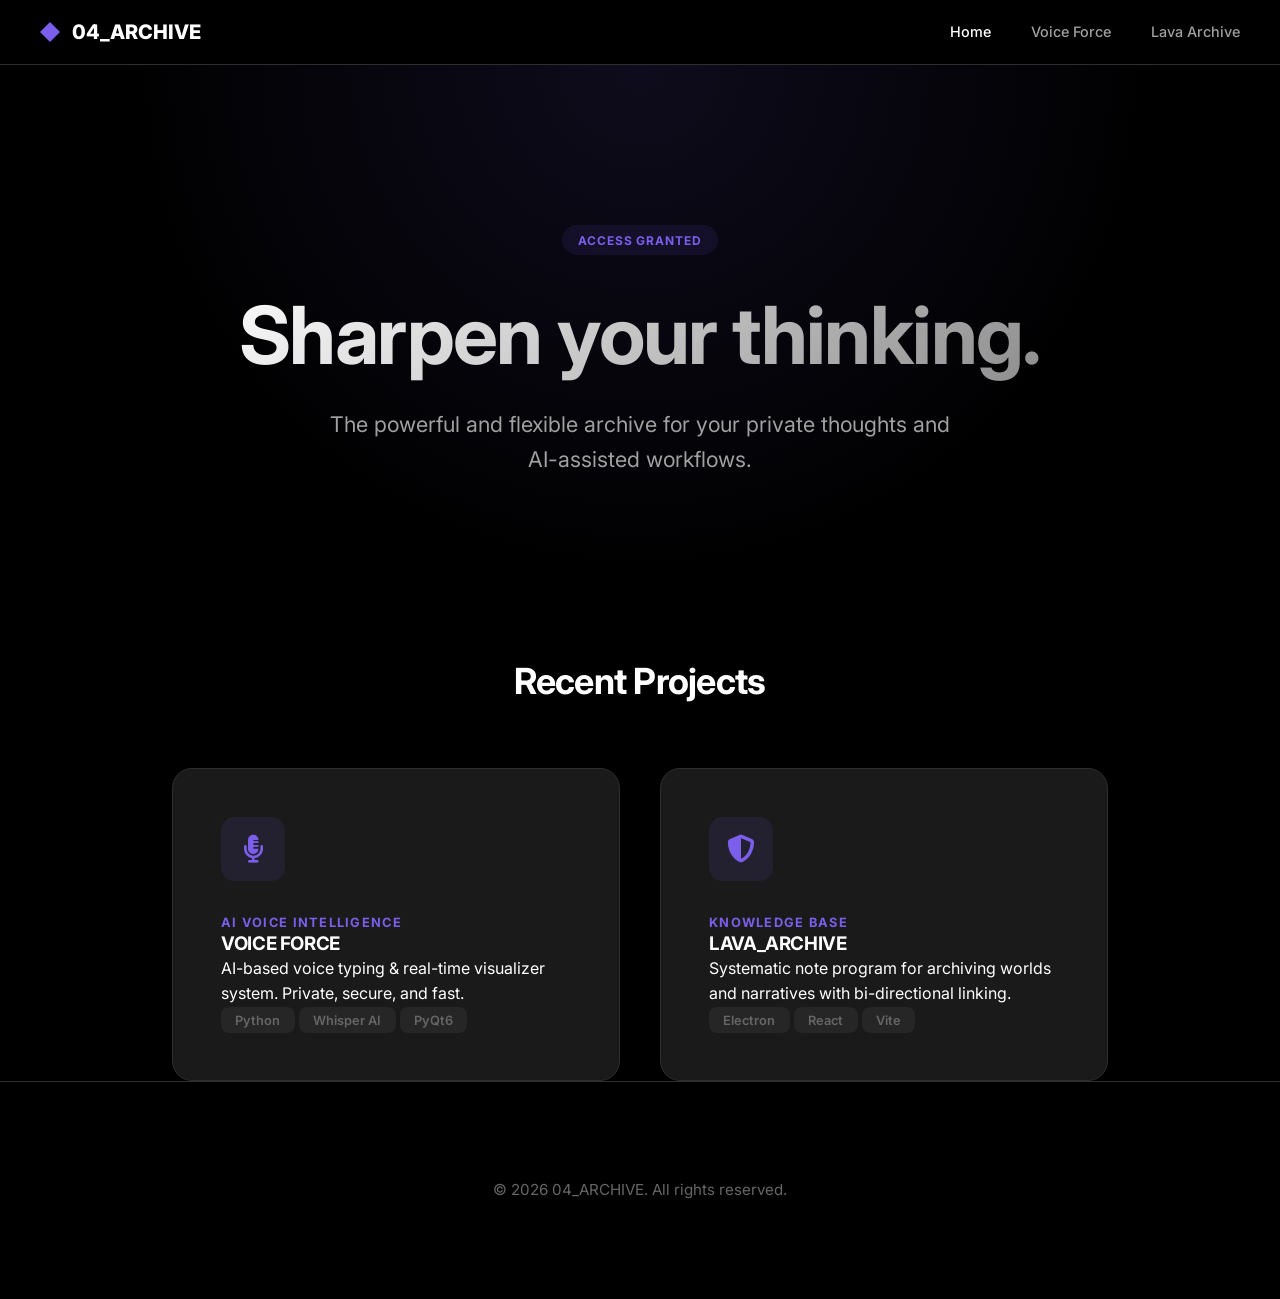
<file: docs/index.html>
﻿<!DOCTYPE html>
<html lang="ko">

<head>
    <meta charset="UTF-8">
    <meta name="viewport" content="width=device-width, initial-scale=1.0">
    <title>04_ARCHIVE | CHOI_CHAN-HO</title>
    <link rel="stylesheet" href="styles.css">
    <link rel="preconnect" href="https://fonts.googleapis.com">
    <link rel="preconnect" href="https://fonts.gstatic.com" crossorigin>
    <link href="https://fonts.googleapis.com/css2?family=Inter:wght@400;500;600;700;800&display=swap" rel="stylesheet">
    <link rel="stylesheet" href="https://cdnjs.cloudflare.com/ajax/libs/font-awesome/6.4.0/css/all.min.css">
</head>

<body>
    <!-- Navbar -->
    <nav class="navbar">
        <a href="index.html" class="logo">04_ARCHIVE</a>
        <div class="nav-links">
            <a href="index.html" class="nav-link active">Home</a>
            <a href="voice.html" class="nav-link">Voice Force</a>
            <a href="note.html" class="nav-link">Lava Archive</a>
        </div>
    </nav>

    <!-- Hero Section -->
    <header class="hero">
        <div class="hero-content">
            <div class="terminal-meta">Access Granted</div>
            <h1>Sharpen your thinking.</h1>
            <p class="hero-subtitle">The powerful and flexible archive for your private thoughts and AI-assisted
                workflows.</p>
        </div>
    </header>

    <!-- Projects Grid -->
    <section class="container">
        <h2>Recent Projects</h2>
        <div class="project-grid">
            <!-- Voice Force Card -->
            <a href="voice.html" class="project-card">
                <div class="card-image">
                    <i class="fas fa-microphone-lines card-icon"></i>
                </div>
                <div class="card-content">
                    <div class="card-meta">AI Voice Intelligence</div>
                    <h3 class="card-title">VOICE FORCE</h3>
                    <p class="card-desc">AI-based voice typing & real-time visualizer system. Private, secure, and fast.
                    </p>
                    <div class="card-tags">
                        <span class="tag">Python</span>
                        <span class="tag">Whisper AI</span>
                        <span class="tag">PyQt6</span>
                    </div>
                </div>
            </a>

            <!-- LAVA_ARCHIVE Card -->
            <a href="note.html" class="project-card">
                <div class="card-image">
                    <i class="fas fa-shield-halved card-icon"></i>
                </div>
                <div class="card-content">
                    <div class="card-meta">Knowledge Base</div>
                    <h3 class="card-title">LAVA_ARCHIVE</h3>
                    <p class="card-desc">Systematic note program for archiving worlds and narratives with bi-directional
                        linking.</p>
                    <div class="card-tags">
                        <span class="tag">Electron</span>
                        <span class="tag">React</span>
                        <span class="tag">Vite</span>
                    </div>
                </div>
            </a>
        </div>
    </section>

    <footer>
        <p>&copy; 2026 04_ARCHIVE. All rights reserved.</p>
    </footer>

    <script src="script.js"></script>
</body>

</html>
</file>
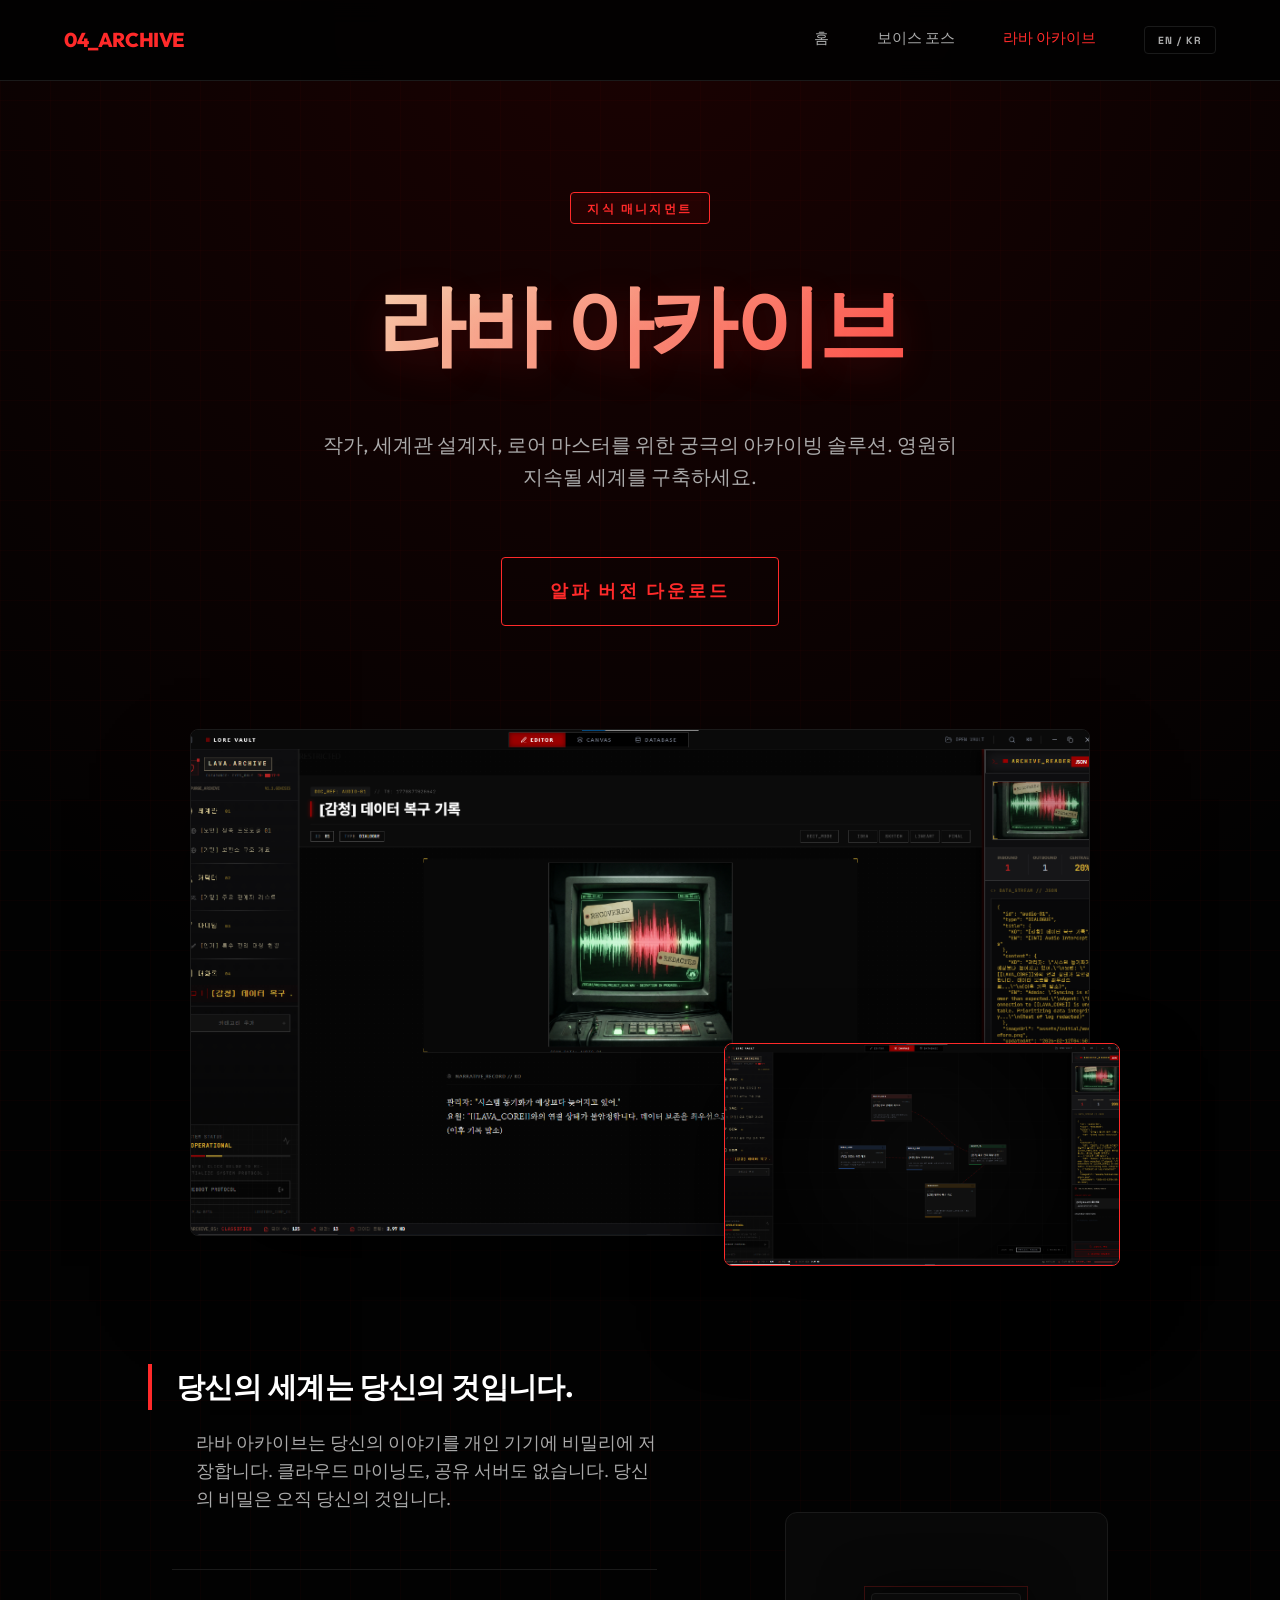
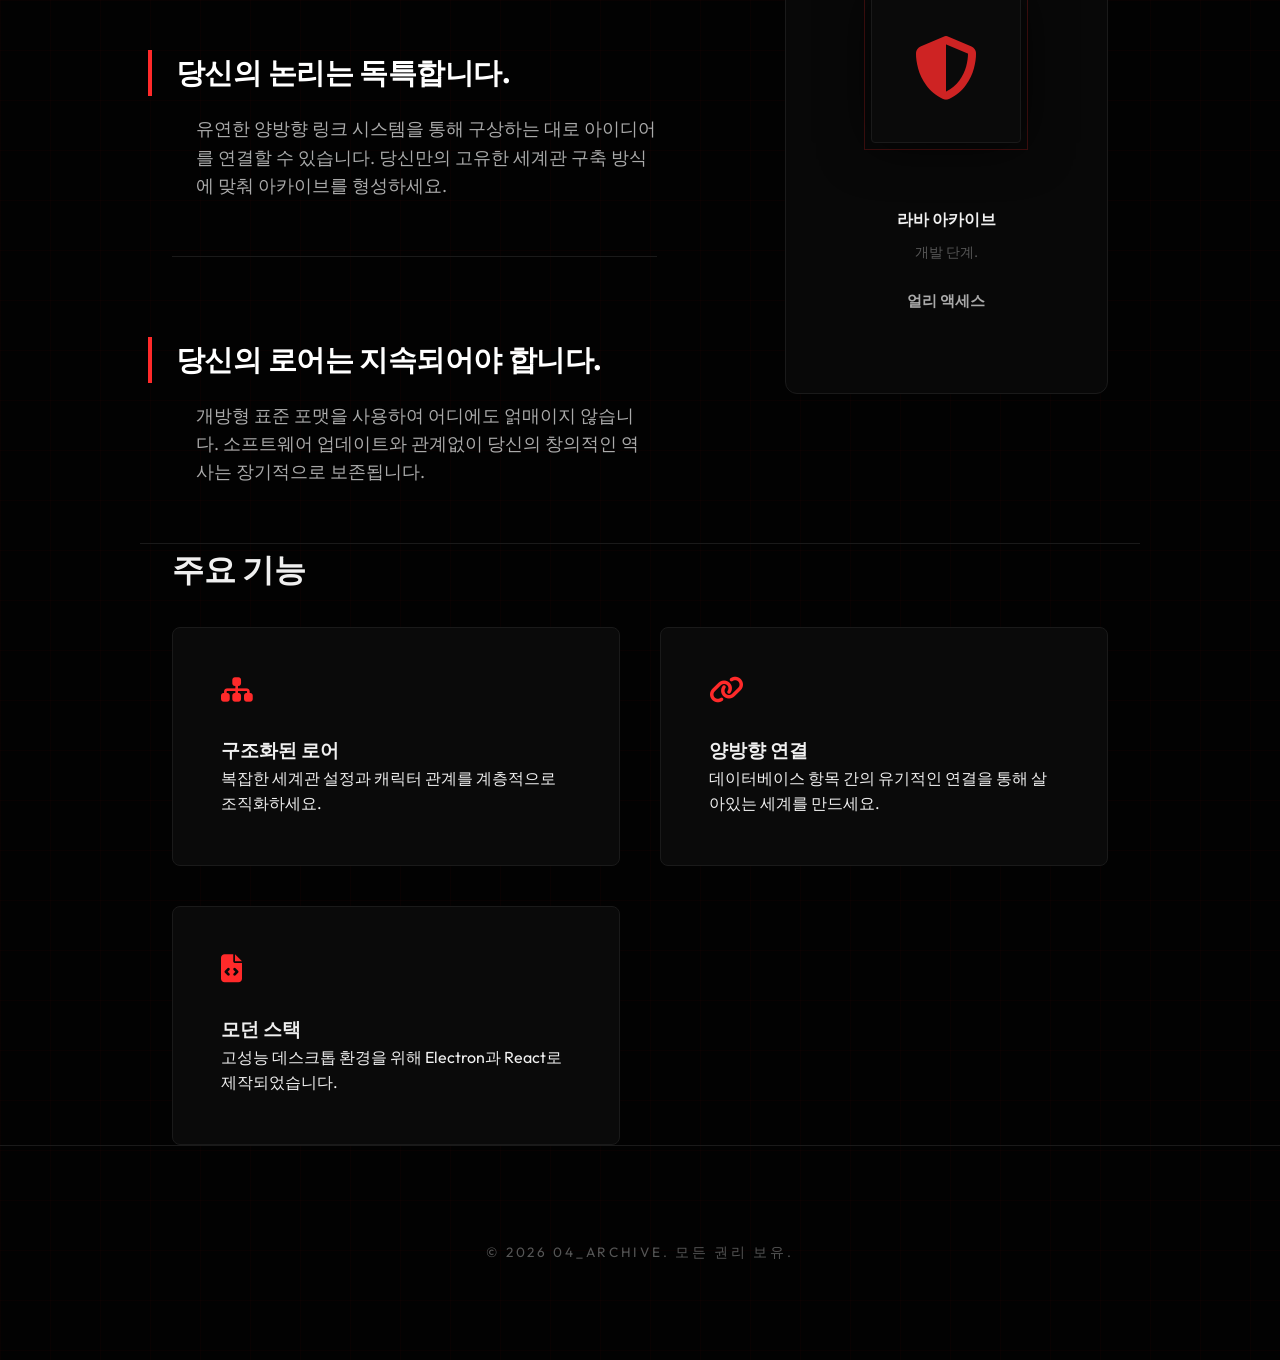
<file: docs/note.html>
<!DOCTYPE html>
<html lang="ko">

<head>
    <meta charset="UTF-8">
    <meta name="viewport" content="width=device-width, initial-scale=1.0">
    <title>LAVA_ARCHIVE | 04_ARCHIVE</title>
    <link rel="stylesheet" href="lava.css">
    <link rel="preconnect" href="https://fonts.googleapis.com">
    <link rel="preconnect" href="https://fonts.gstatic.com" crossorigin>
    <link
        href="https://fonts.googleapis.com/css2?family=Space+Grotesk:wght@300..1000&family=Outfit:wght@300..900&display=swap"
        rel="stylesheet">
    <link rel="stylesheet" href="https://cdnjs.cloudflare.com/ajax/libs/font-awesome/6.4.0/css/all.min.css">
</head>

<body>
    <!-- Navbar -->
    <nav class="navbar">
        <a href="index.html" class="logo">04_ARCHIVE</a>
        <div class="nav-links">
            <a href="index.html" class="nav-link t-lang" data-en="Home" data-kr="홈">홈</a>
            <a href="voice.html" class="nav-link t-lang" data-en="Voice Force" data-kr="보이스 포스">보이스 포스</a>
            <a href="note.html" class="nav-link active t-lang" data-en="Lava Archive" data-kr="라바 아카이브">라바 아카이브</a>
            <button class="lang-toggle" id="langToggle">EN / KR</button>
        </div>
    </nav>

    <header class="hero">
        <div class="hero-content">
            <div class="terminal-meta t-lang" data-en="Knowledge Management" data-kr="지식 매니지먼트">지식 매니지먼트</div>
            <h1 class="t-lang" data-en="LAVA_ARCHIVE" data-kr="라바 아카이브">라바 아카이브</h1>
            <p class="hero-subtitle t-lang"
                data-en="The ultimate archiving solution for writers, world-builders, and lore masters. Build worlds that last."
                data-kr="작가, 세계관 설계자, 로어 마스터를 위한 궁극의 아카이빙 솔루션. 영원히 지속될 세계를 구축하세요.">작가, 세계관 설계자, 로어 마스터를 위한 궁극의 아카이빙 솔루션.
                영원히 지속될 세계를 구축하세요.</p>
            <a href="https://github.com/sickbread/VoiceTyper/releases/download/v1.0/VESTIGE_Setup_0.0.0.exe" class="btn"
                target="_blank" rel="noopener noreferrer" download>
                <span class="t-lang" data-en="Download Alpha" data-kr="알파 버전 다운로드">알파 버전 다운로드</span>
            </a>

            <!-- Product Showcase Area -->
            <div class="showcase-container">
                <img src="assets/lava_main.png" alt="Lava Archive Editor" class="showcase-image">
                <div class="mobile-overlay">
                    <img src="assets/lava_secondary.png" alt="Lava Archive Canvas"
                        style="width: 100%; height: 100%; object-fit: cover;">
                </div>
            </div>
        </div>
    </header>

    <!-- Philosophy Section -->
    <section class="container">
        <div class="philosophy-grid">
            <div class="philosophy-list">
                <div class="philosophy-item">
                    <h3 class="t-lang" data-en="Your worlds are yours." data-kr="당신의 세계는 당신의 것입니다.">당신의 세계는 당신의 것입니다.
                    </h3>
                    <p class="t-lang"
                        data-en="Lava Archive stores your narratives privately on your own device. No cloud mining, no shared servers. Your secrets remain yours."
                        data-kr="라바 아카이브는 당신의 이야기를 개인 기기에 비밀리에 저장합니다. 클라우드 마이닝도, 공유 서버도 없습니다. 당신의 비밀은 오직 당신의 것입니다.">라바
                        아카이브는 당신의 이야기를 개인 기기에 비밀리에 저장합니다. 클라우드 마이닝도, 공유 서버도 없습니다. 당신의 비밀은 오직 당신의 것입니다.</p>
                </div>
                <div class="philosophy-item">
                    <h3 class="t-lang" data-en="Your logic is unique." data-kr="당신의 논리는 독특합니다.">당신의 논리는 독특합니다.</h3>
                    <p class="t-lang"
                        data-en="With a flexible bi-directional linking system, you can connect ideas as they form. Shape the archive to fit your specific way of world-building."
                        data-kr="유연한 양방향 링크 시스템을 통해 구상하는 대로 아이디어를 연결할 수 있습니다. 당신만의 고유한 세계관 구축 방식에 맞춰 아카이브를 형성하세요.">유연한
                        양방향 링크 시스템을 통해 구상하는 대로 아이디어를 연결할 수 있습니다. 당신만의 고유한 세계관 구축 방식에 맞춰 아카이브를 형성하세요.</p>
                </div>
                <div class="philosophy-item">
                    <h3 class="t-lang" data-en="Your lore should last." data-kr="당신의 로어는 지속되어야 합니다.">당신의 로어는 지속되어야 합니다.
                    </h3>
                    <p class="t-lang"
                        data-en="Using open and standard formats, you're never locked in. Your creative history is preserved for the long term, regardless of software updates."
                        data-kr="개방형 표준 포맷을 사용하여 어디에도 얽매이지 않습니다. 소프트웨어 업데이트와 관계없이 당신의 창의적인 역사는 장기적으로 보존됩니다.">개방형 표준 포맷을
                        사용하여 어디에도 얽매이지 않습니다. 소프트웨어 업데이트와 관계없이 당신의 창의적인 역사는 장기적으로 보존됩니다.</p>
                </div>
            </div>
            <div class="philosophy-cta">
                <div class="philosophy-logo">
                    <i class="fas fa-shield-halved"></i>
                </div>
                <div style="text-align: center;">
                    <p style="font-weight: 700; margin-bottom: 0.5rem;" class="t-lang" data-en="Lava Archive"
                        data-kr="라바 아카이브">라바 아카이브</p>
                    <p style="color: var(--text-muted); font-size: 0.9rem; margin-bottom: 1.5rem;" class="t-lang"
                        data-en="Development Phase." data-kr="개발 단계.">개발 단계.</p>
                    <a href="https://github.com/sickbread/VoiceTyper/releases/download/v1.0/VESTIGE_Setup_0.0.0.exe"
                        class="nav-link t-lang" data-en="Early Access" data-kr="얼리 액세스" style="font-weight: 600;">얼리
                        액세스</a>
                </div>
            </div>
        </div>
    </section>

    <section class="container" style="border-top: 1px solid var(--border);">
        <h2 style="text-align: left; font-size: 2rem; margin-bottom: 2rem;" class="t-lang" data-en="Capabilities"
            data-kr="주요 기능">주요 기능</h2>
        <div class="features-grid">
            <div class="feature-card">
                <i class="fas fa-sitemap feature-icon"></i>
                <h3 class="feature-title t-lang" data-en="Structured Lore" data-kr="구조화된 로어">구조화된 로어</h3>
                <p class="t-lang" data-en="Organize complex world settings and character relationships hierarchically."
                    data-kr="복잡한 세계관 설정과 캐릭터 관계를 계층적으로 조직화하세요.">복잡한 세계관 설정과 캐릭터 관계를 계층적으로 조직화하세요.</p>
            </div>
            <div class="feature-card">
                <i class="fas fa-link feature-icon"></i>
                <h3 class="feature-title t-lang" data-en="Bi-directional Linking" data-kr="양방향 연결">양방향 연결</h3>
                <p class="t-lang"
                    data-en="Create a living world through organic connections between your database entries."
                    data-kr="데이터베이스 항목 간의 유기적인 연결을 통해 살아있는 세계를 만드세요.">데이터베이스 항목 간의 유기적인 연결을 통해 살아있는 세계를 만드세요.</p>
            </div>
            <div class="feature-card">
                <i class="fas fa-file-code feature-icon"></i>
                <h3 class="feature-title t-lang" data-en="Modern Stack" data-kr="모던 스택">모던 스택</h3>
                <p class="t-lang" data-en="Built on Electron and React for a high-performance desktop environment."
                    data-kr="고성능 데스크톱 환경을 위해 Electron과 React로 제작되었습니다.">고성능 데스크톱 환경을 위해 Electron과 React로 제작되었습니다.</p>
            </div>
        </div>
    </section>

    <footer>
        <p class="t-lang" data-en="&copy; 2026 04_ARCHIVE. All rights reserved."
            data-kr="&copy; 2026 04_ARCHIVE. 모든 권리 보유.">&copy; 2026 04_ARCHIVE. 모든 권리 보유.</p>
    </footer>

    <script src="script.js"></script>
</body>

</html>
</file>
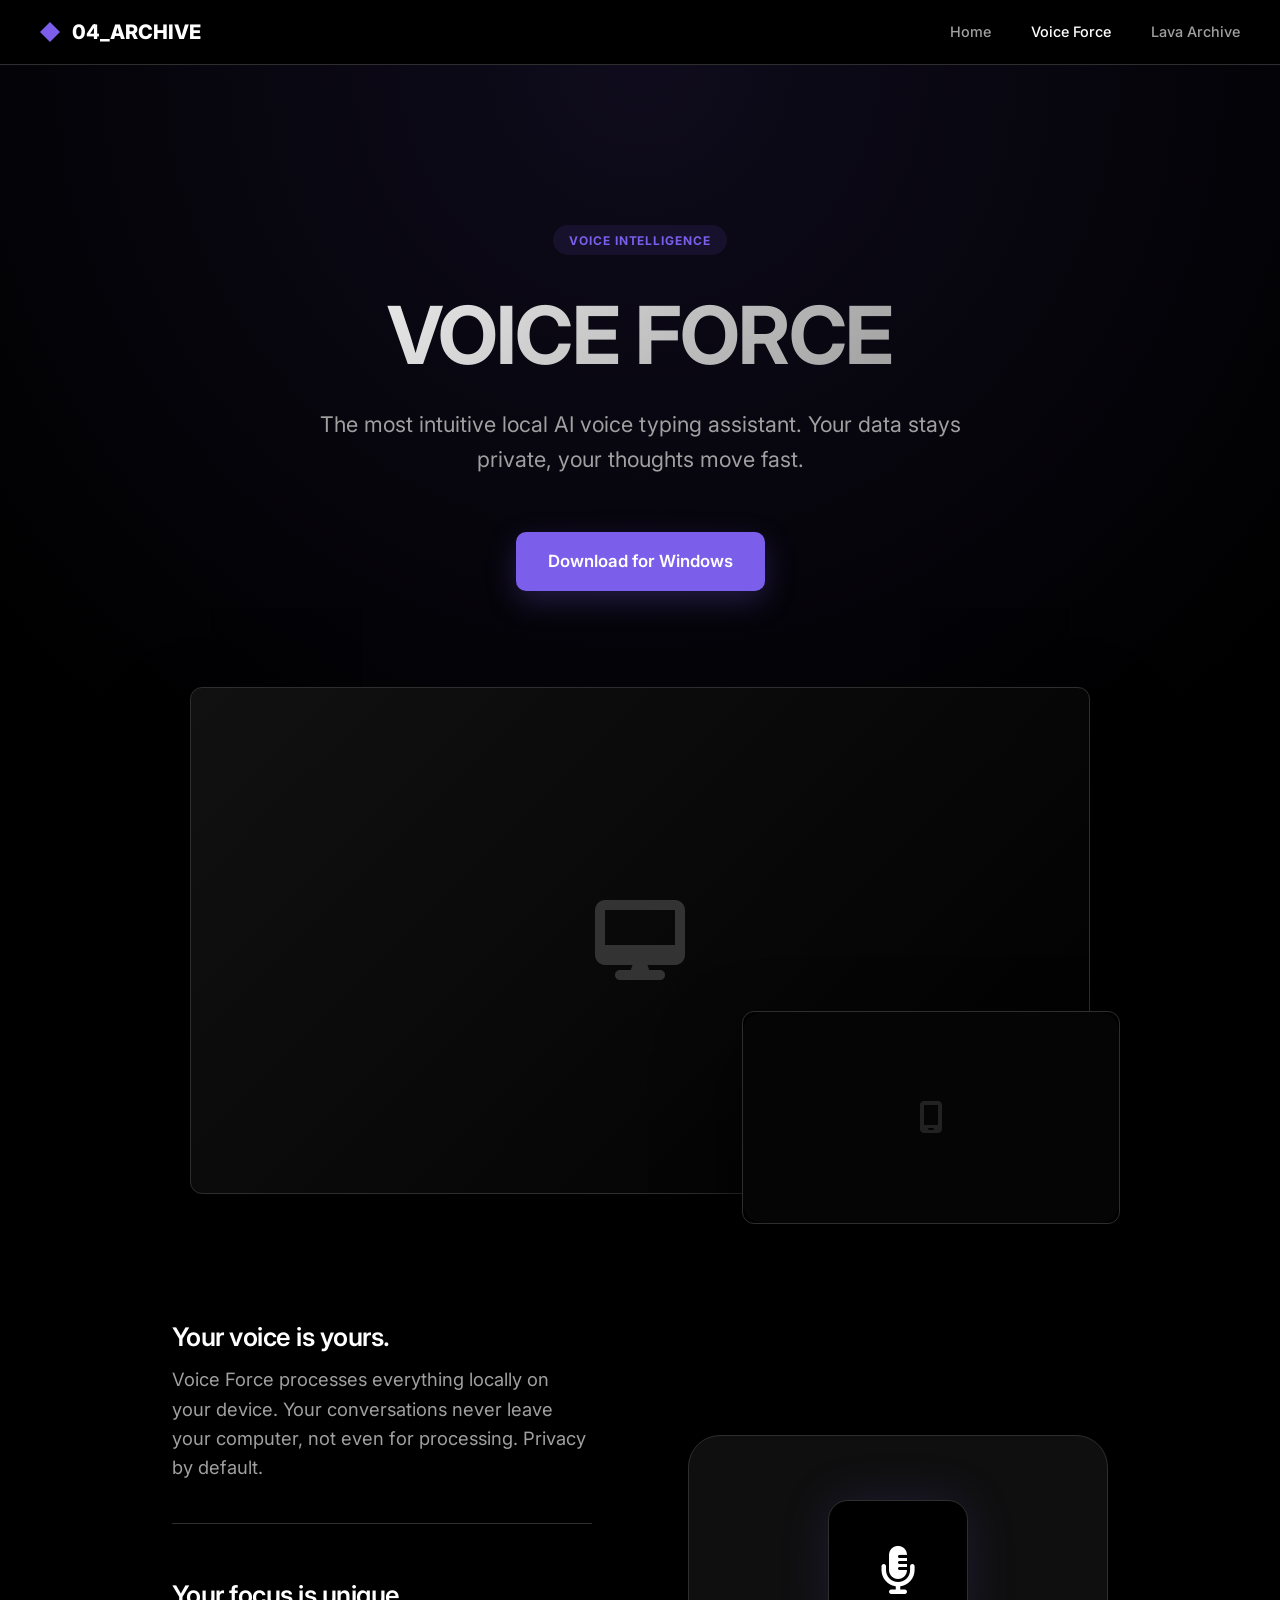
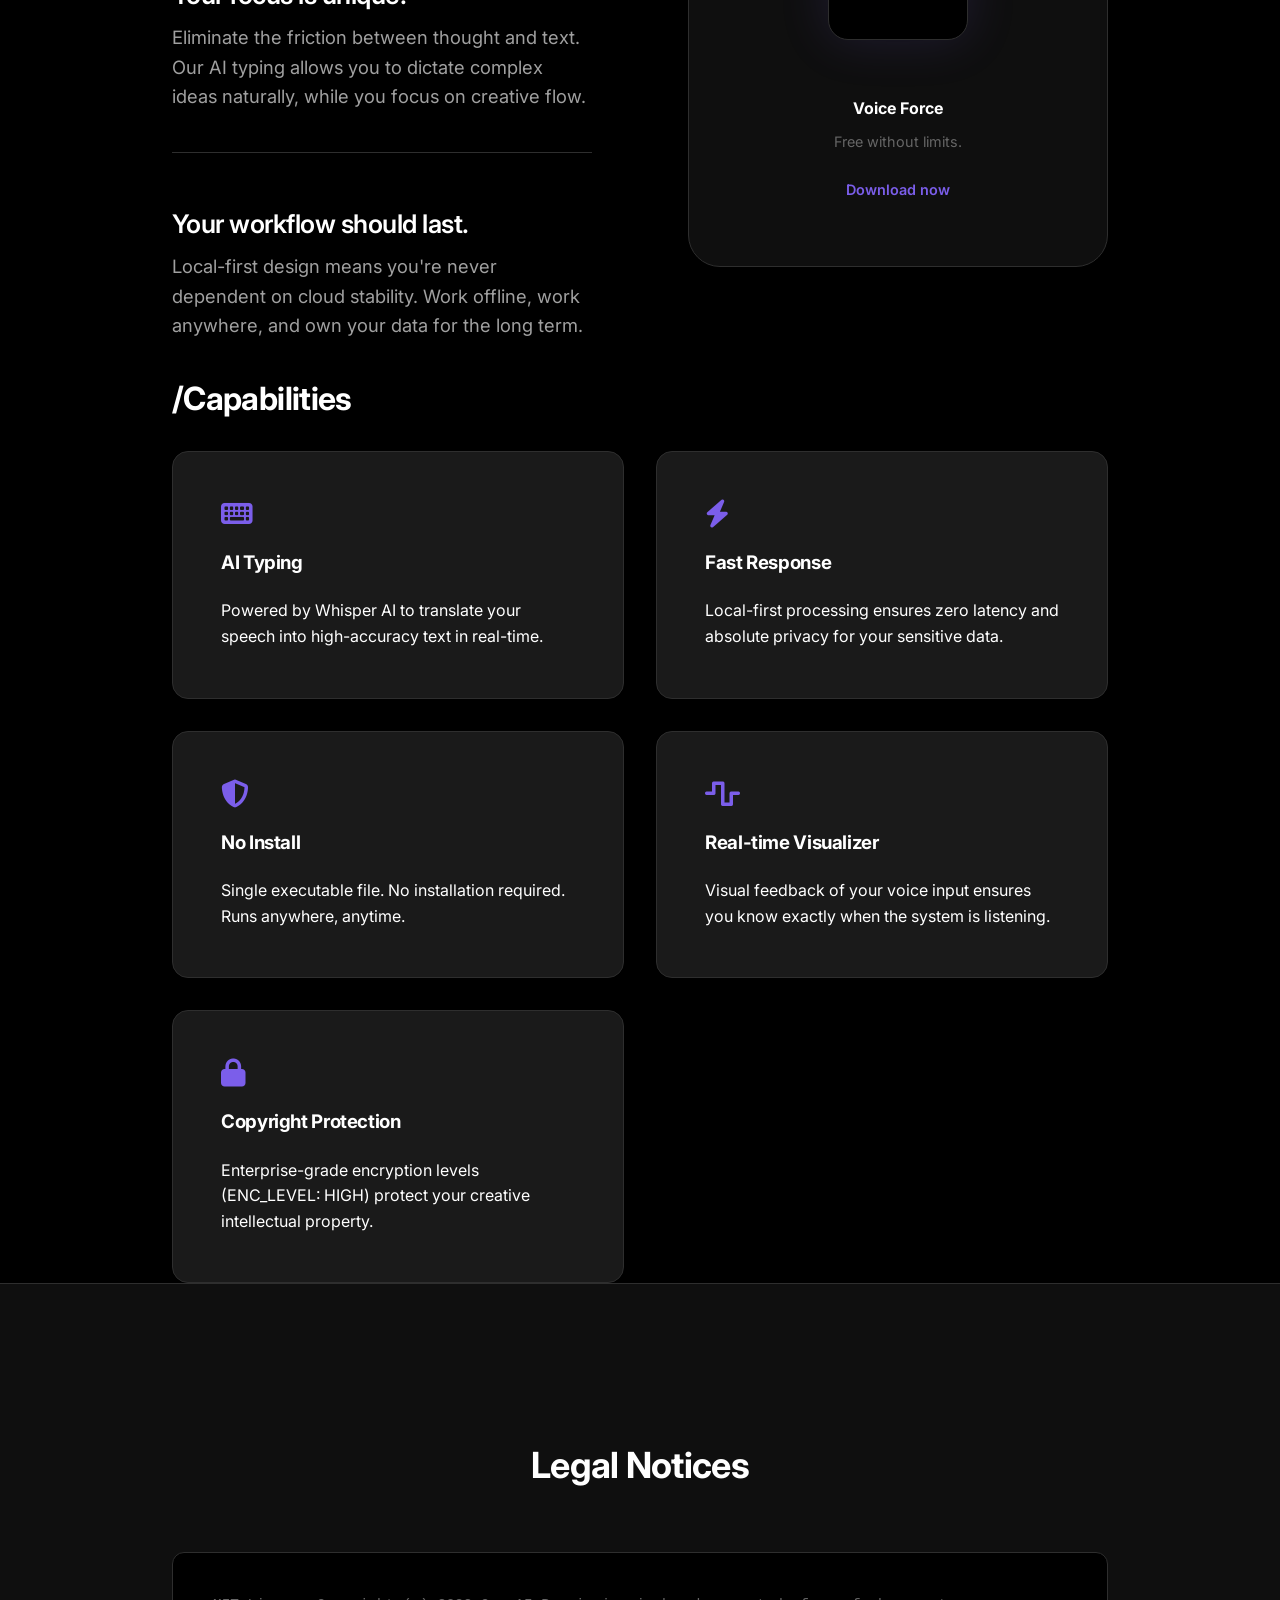
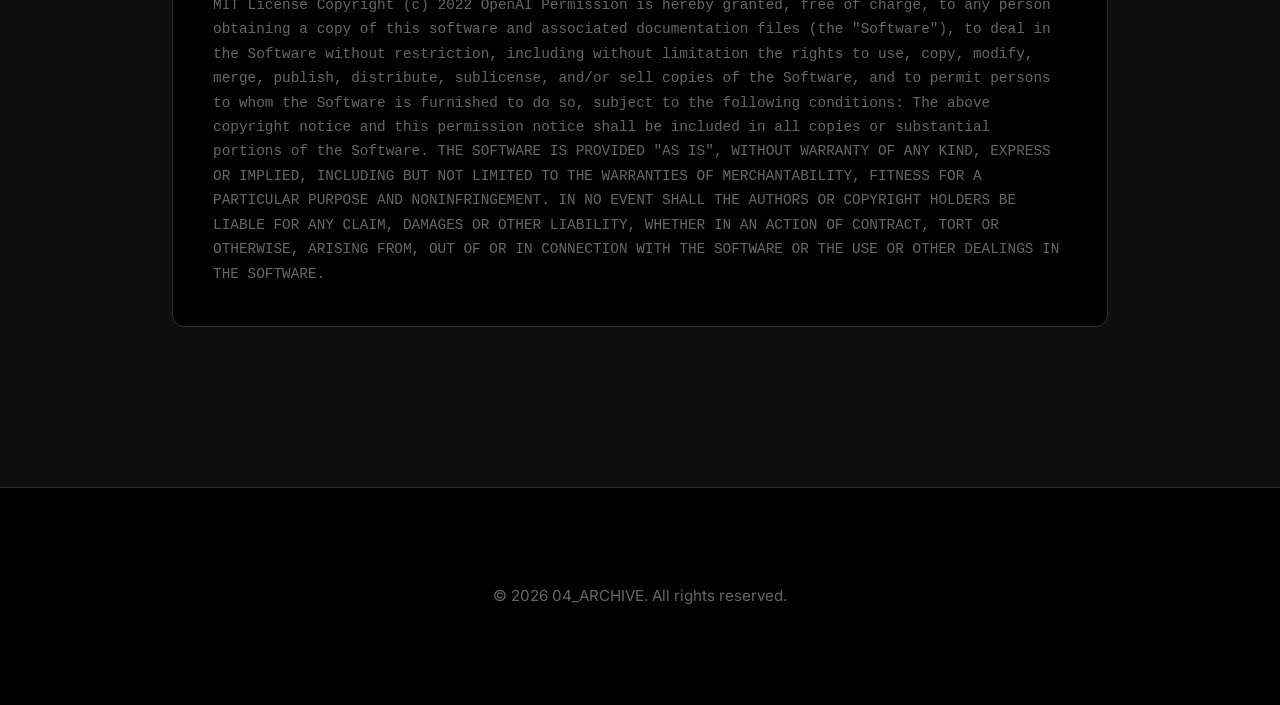
<file: docs/voice.html>
﻿<!DOCTYPE html>
<html lang="ko">

<head>
    <meta charset="UTF-8">
    <meta name="viewport" content="width=device-width, initial-scale=1.0">
    <title>VOICE FORCE | 04_ARCHIVE</title>
    <link rel="stylesheet" href="styles.css">
    <link rel="preconnect" href="https://fonts.googleapis.com">
    <link rel="preconnect" href="https://fonts.gstatic.com" crossorigin>
    <link href="https://fonts.googleapis.com/css2?family=Inter:wght@400;500;600;700;800&display=swap" rel="stylesheet">
    <link rel="stylesheet" href="https://cdnjs.cloudflare.com/ajax/libs/font-awesome/6.4.0/css/all.min.css">
</head>

<body>
    <!-- Navbar -->
    <nav class="navbar">
        <a href="index.html" class="logo">04_ARCHIVE</a>
        <div class="nav-links">
            <a href="index.html" class="nav-link">Home</a>
            <a href="voice.html" class="nav-link active">Voice Force</a>
            <a href="note.html" class="nav-link">Lava Archive</a>
        </div>
    </nav>

    <header class="hero">
        <div class="hero-content">
            <div class="terminal-meta">Voice Intelligence</div>
            <h1>VOICE FORCE</h1>
            <p class="hero-subtitle">The most intuitive local AI voice typing assistant. Your data stays private, your
                thoughts move fast.</p>
            <a href="https://github.com/sickbread/VoiceTyper/releases/download/v1.0/VESTIGE_Setup_0.0.0.exe" class="btn"
                target="_blank" rel="noopener noreferrer" download>Download for Windows</a>

            <!-- Product Showcase Area -->
            <div class="showcase-container">
                <div class="showcase-image"
                    style="background: linear-gradient(135deg, #111, #000); display: flex; align-items: center; justify-content: center;">
                    <i class="fas fa-desktop" style="font-size: 5rem; color: #333;"></i>
                </div>
                <div class="mobile-overlay">
                    <div
                        style="background: #050505; width: 100%; height: 100%; border-radius: 20px; display: flex; align-items: center; justify-content: center;">
                        <i class="fas fa-mobile-screen" style="font-size: 2rem; color: #222;"></i>
                    </div>
                </div>
            </div>
        </div>
    </header>

    <!-- Philosophy Section -->
    <section class="container">
        <div class="philosophy-grid">
            <div class="philosophy-list">
                <div class="philosophy-item">
                    <h3>Your voice is yours.</h3>
                    <p>Voice Force processes everything locally on your device. Your conversations never leave your
                        computer, not even for processing. Privacy by default.</p>
                </div>
                <div class="philosophy-item">
                    <h3>Your focus is unique.</h3>
                    <p>Eliminate the friction between thought and text. Our AI typing allows you to dictate complex
                        ideas naturally, while you focus on creative flow.</p>
                </div>
                <div class="philosophy-item">
                    <h3>Your workflow should last.</h3>
                    <p>Local-first design means you're never dependent on cloud stability. Work offline, work anywhere,
                        and own your data for the long term.</p>
                </div>
            </div>
            <div class="philosophy-cta">
                <div class="philosophy-logo">
                    <i class="fas fa-microphone-lines"></i>
                </div>
                <div style="text-align: center;">
                    <p style="font-weight: 700; margin-bottom: 0.5rem;">Voice Force</p>
                    <p style="color: var(--text-muted); font-size: 0.9rem; margin-bottom: 1.5rem;">Free without limits.
                    </p>
                    <a href="https://github.com/sickbread/VoiceTyper/releases/download/v1.0/VESTIGE_Setup_0.0.0.exe"
                        class="nav-link" style="color: var(--accent); font-weight: 600;">Download now</a>
                </div>
            </div>
        </div>
    </section>

    <section class="container">
        <h2 style="text-align: left; font-size: 2rem; margin-bottom: 2rem;">/Capabilities</h2>
        <div class="features-grid">
            <div class="feature-card">
                <i class="fas fa-keyboard feature-icon"></i>
                <h3 class="feature-title">AI Typing</h3>
                <p>Powered by Whisper AI to translate your speech into high-accuracy text in real-time.</p>
            </div>
            <div class="feature-card">
                <i class="fas fa-bolt feature-icon"></i>
                <h3 class="feature-title">Fast Response</h3>
                <p>Local-first processing ensures zero latency and absolute privacy for your sensitive data.</p>
            </div>
            <div class="feature-card">
                <i class="fas fa-shield-halved feature-icon"></i>
                <h3 class="feature-title">No Install</h3>
                <p>Single executable file. No installation required. Runs anywhere, anytime.</p>
            </div>
            <div class="feature-card">
                <i class="fas fa-wave-square feature-icon"></i>
                <h3 class="feature-title">Real-time Visualizer</h3>
                <p>Visual feedback of your voice input ensures you know exactly when the system is listening.</p>
            </div>
            <div class="feature-card">
                <i class="fas fa-lock feature-icon"></i>
                <h3 class="feature-title">Copyright Protection</h3>
                <p>Enterprise-grade encryption levels (ENC_LEVEL: HIGH) protect your creative intellectual property.</p>
            </div>
        </div>
    </section>

    <!-- Legal Notices -->
    <section class="legal-notices">
        <div class="container">
            <h2>Legal Notices</h2>
            <div class="legal-container">MIT License

                Copyright (c) 2022 OpenAI

                Permission is hereby granted, free of charge, to any person obtaining a copy
                of this software and associated documentation files (the "Software"), to deal
                in the Software without restriction, including without limitation the rights
                to use, copy, modify, merge, publish, distribute, sublicense, and/or sell
                copies of the Software, and to permit persons to whom the Software is
                furnished to do so, subject to the following conditions:

                The above copyright notice and this permission notice shall be included in all
                copies or substantial portions of the Software.

                THE SOFTWARE IS PROVIDED "AS IS", WITHOUT WARRANTY OF ANY KIND, EXPRESS OR
                IMPLIED, INCLUDING BUT NOT LIMITED TO THE WARRANTIES OF MERCHANTABILITY,
                FITNESS FOR A PARTICULAR PURPOSE AND NONINFRINGEMENT. IN NO EVENT SHALL THE
                AUTHORS OR COPYRIGHT HOLDERS BE LIABLE FOR ANY CLAIM, DAMAGES OR OTHER
                LIABILITY, WHETHER IN AN ACTION OF CONTRACT, TORT OR OTHERWISE, ARISING FROM,
                OUT OF OR IN CONNECTION WITH THE SOFTWARE OR THE USE OR OTHER DEALINGS IN THE
                SOFTWARE.</div>
        </div>
    </section>

    <footer>
        <p>&copy; 2026 04_ARCHIVE. All rights reserved.</p>
    </footer>

    <script src="script.js"></script>
</body>

</html>
</file>
<file: docs/styles.css>
:root {
    /* Obsidian Palette */
    --bg-main: #000000;
    --bg-secondary: #0f0f0f;
    --bg-surface: #1a1a1a;

    --text-primary: #ffffff;
    --text-secondary: #a0a0a0;
    --text-muted: #666666;

    --accent: #7b5eea;
    /* Obsidian Purple */
    --accent-hover: #9178ef;
    --accent-muted: rgba(123, 94, 234, 0.1);

    --border: #2e2e2e;
    --border-hover: #404040;

    --font-sans: 'Inter', -apple-system, BlinkMacSystemFont, "Segoe UI", Roboto, Helvetica, Arial, sans-serif;
}

* {
    margin: 0;
    padding: 0;
    box-sizing: border-box;
    -webkit-font-smoothing: antialiased;
}

body {
    background-color: var(--bg-main);
    color: var(--text-primary);
    font-family: var(--font-sans);
    line-height: 1.6;
    overflow-x: hidden;
}

/* Scrollbar */
::-webkit-scrollbar {
    width: 8px;
}

::-webkit-scrollbar-track {
    background: var(--bg-main);
}

::-webkit-scrollbar-thumb {
    background: var(--bg-surface);
    border-radius: 4px;
}

::-webkit-scrollbar-thumb:hover {
    background: var(--border);
}

/* Typography */
h1,
h2,
h3,
h4 {
    font-weight: 700;
    letter-spacing: -0.02em;
    line-height: 1.2;
}

a {
    color: inherit;
    text-decoration: none;
    transition: all 0.2s ease;
}

/* Navbar */
.navbar {
    display: flex;
    justify-content: space-between;
    align-items: center;
    padding: 1rem 2.5rem;
    background: rgba(0, 0, 0, 0.7);
    backdrop-filter: blur(16px);
    -webkit-backdrop-filter: blur(16px);
    border-bottom: 1px solid var(--border);
    position: sticky;
    top: 0;
    z-index: 1000;
}

.logo {
    font-size: 1.25rem;
    font-weight: 800;
    color: #fff;
    display: flex;
    align-items: center;
    gap: 0.75rem;
}

.logo::before {
    content: '';
    width: 20px;
    height: 20px;
    background: var(--accent);
    clip-path: polygon(50% 0%, 100% 50%, 50% 100%, 0% 50%);
}

.nav-links {
    display: flex;
    gap: 2.5rem;
}

.nav-link {
    font-size: 0.9rem;
    font-weight: 500;
    color: var(--text-secondary);
}

.nav-link:hover,
.nav-link.active {
    color: #fff;
}

/* Hero Section */
.hero {
    padding: 10rem 2rem 8rem;
    text-align: center;
    background: radial-gradient(circle at top center, rgba(123, 94, 234, 0.12) 0%, transparent 60%);
}

.hero-content {
    max-width: 900px;
    margin: 0 auto;
}

.terminal-meta {
    display: inline-block;
    padding: 0.35rem 1rem;
    background: var(--accent-muted);
    color: var(--accent);
    border-radius: 20px;
    font-size: 0.75rem;
    font-weight: 700;
    margin-bottom: 2rem;
    text-transform: uppercase;
    letter-spacing: 0.08em;
}

h1 {
    font-size: 5rem;
    margin-bottom: 1.5rem;
    background: linear-gradient(135deg, #fff 0%, #888 100%);
    -webkit-background-clip: text;
    -webkit-text-fill-color: transparent;
}

.hero-subtitle {
    font-size: 1.35rem;
    color: var(--text-secondary);
    margin-bottom: 3.5rem;
    max-width: 650px;
    margin-left: auto;
    margin-right: auto;
}

/* Buttons */
.btn {
    display: inline-block;
    padding: 1rem 2rem;
    background: var(--accent);
    color: #fff;
    border-radius: 10px;
    font-weight: 600;
    font-size: 1.05rem;
    border: none;
    box-shadow: 0 10px 30px rgba(123, 94, 234, 0.25);
}

.btn:hover {
    background: var(--accent-hover);
    transform: translateY(-3px);
    box-shadow: 0 15px 40px rgba(123, 94, 234, 0.35);
}

/* Product Showcase */
.showcase-container {
    margin-top: 6rem;
    position: relative;
    width: 100%;
}

.showcase-image {
    width: 100%;
    aspect-ratio: 16/9;
    background: var(--bg-surface);
    border-radius: 12px;
    border: 1px solid var(--border);
    box-shadow: 0 50px 100px -20px rgba(0, 0, 0, 0.6);
    display: block;
    object-fit: cover;
    opacity: 1;
}

.mobile-overlay {
    position: absolute;
    bottom: -30px;
    right: -30px;
    width: 42%;
    aspect-ratio: 16/9;
    border-radius: 12px;
    border: 1px solid var(--border);
    box-shadow: 0 40px 80px rgba(0, 0, 0, 0.8);
    background: #000;
    z-index: 10;
    overflow: hidden;
}

/* Grid & Layout */
.container {
    max-width: 1000px;
    margin: 0 auto;
    padding: 0 2rem;
}

section {
    padding: 10rem 0;
}

h2 {
    font-size: 2.25rem;
    margin-bottom: 4rem;
    text-align: center;
}

/* Core Philosophy */
.philosophy-grid {
    display: grid;
    grid-template-columns: 1fr 1fr;
    gap: 6rem;
    align-items: center;
    text-align: left;
}

.philosophy-list {
    display: flex;
    flex-direction: column;
    gap: 3.5rem;
}

.philosophy-item {
    border-bottom: 1px solid var(--border);
    padding-bottom: 2.5rem;
}

.philosophy-item:last-child {
    border-bottom: none;
}

.philosophy-item h3 {
    font-size: 1.6rem;
    margin-bottom: 0.8rem;
    color: #fff;
    font-weight: 600;
}

.philosophy-item p {
    color: var(--text-secondary);
    font-size: 1.15rem;
    line-height: 1.6;
}

.philosophy-cta {
    display: flex;
    flex-direction: column;
    align-items: center;
    gap: 3.5rem;
    padding: 4rem;
    background: var(--bg-secondary);
    border-radius: 32px;
    border: 1px solid var(--border);
    box-shadow: 0 30px 60px rgba(0, 0, 0, 0.4);
}

.philosophy-logo {
    width: 140px;
    height: 140px;
    background: var(--bg-main);
    border-radius: 20px;
    display: flex;
    align-items: center;
    justify-content: center;
    box-shadow: 0 0 50px rgba(123, 94, 234, 0.15);
    overflow: hidden;
    border: 1px solid var(--border);
}

.philosophy-logo i {
    font-size: 3rem;
    color: #fff;
}

/* Features Grid */
.features-grid {
    display: grid;
    grid-template-columns: repeat(auto-fit, minmax(300px, 1fr));
    gap: 2rem;
}

.feature-card {
    background: var(--bg-surface);
    border: 1px solid var(--border);
    border-radius: 16px;
    padding: 3rem;
    display: flex;
    flex-direction: column;
    gap: 1.5rem;
    transition: all 0.4s cubic-bezier(0.4, 0, 0.2, 1);
}

.feature-card:hover {
    border-color: var(--accent);
    transform: translateY(-10px);
    box-shadow: 0 25px 50px rgba(0, 0, 0, 0.5);
}

.feature-icon {
    font-size: 1.75rem;
    color: var(--accent);
}

/* Legal Section */
.legal-notices {
    background: var(--bg-secondary);
    border-top: 1px solid var(--border);
}

.legal-container {
    background: var(--bg-main);
    border: 1px solid var(--border);
    border-radius: 12px;
    padding: 2.5rem;
    font-family: ui-monospace, SFMono-Regular, Menlo, Monaco, Consolas, monospace;
    font-size: 0.9rem;
    color: var(--text-muted);
    line-height: 1.7;
}

/* Project Cards */
.project-grid {
    display: grid;
    grid-template-columns: repeat(auto-fit, minmax(320px, 1fr));
    gap: 2.5rem;
}

.project-card {
    background: var(--bg-surface);
    border: 1px solid var(--border);
    border-radius: 20px;
    padding: 3rem;
    display: flex;
    flex-direction: column;
    gap: 2rem;
    transition: all 0.4s cubic-bezier(0.4, 0, 0.2, 1);
}

.project-card:hover {
    border-color: var(--accent);
    transform: translateY(-8px);
}

.card-image {
    width: 64px;
    height: 64px;
    background: var(--accent-muted);
    border-radius: 14px;
    display: flex;
    align-items: center;
    justify-content: center;
}

.card-icon {
    font-size: 1.75rem;
    color: var(--accent);
}

.card-meta {
    font-size: 0.8rem;
    font-weight: 700;
    color: var(--accent);
    text-transform: uppercase;
    letter-spacing: 0.1em;
}

.tag {
    font-size: 0.8rem;
    font-weight: 600;
    color: var(--text-muted);
    background: rgba(255, 255, 255, 0.05);
    padding: 0.35rem 0.9rem;
    border-radius: 8px;
}

/* Footer */
footer {
    padding: 6rem 2rem;
    text-align: center;
    border-top: 1px solid var(--border);
    color: var(--text-muted);
    font-size: 0.95rem;
}

/* Responsive */
@media (max-width: 960px) {
    .philosophy-grid {
        grid-template-columns: 1fr;
        gap: 5rem;
    }

    .philosophy-cta {
        order: -1;
    }

    h1 {
        font-size: 4rem;
    }
}

@media (max-width: 768px) {
    .navbar {
        padding: 1rem 1.5rem;
    }

    .nav-links {
        display: none;
    }

    .hero {
        padding: 8rem 1.5rem 6rem;
    }

    h1 {
        font-size: 3.25rem;
    }

    .showcase-container {
        margin-top: 4rem;
    }

    .mobile-overlay {
        display: none;
    }

    section {
        padding: 6rem 0;
    }
}
</file>
<file: docs/lava.css>
:root {
    --bg-main: #020202;
    --bg-secondary: #080808;
    --bg-surface: #0a0a0a;
    --text-main: #f0f0f0;
    --text-secondary: #aaaaaa;
    --text-muted: #555555;
    --accent: #ff2a2a;
    --accent-gold: #f5d1b0;
    --accent-hover: #ff4d4d;
    --accent-muted: rgba(204, 0, 0, 0.08);
    --border: #1a1a1a;
    --grid-color: rgba(204, 0, 0, 0.03);
    --font-main: 'Outfit', sans-serif;
    --font-heading: 'Space Grotesk', sans-serif;
}

* {
    margin: 0;
    padding: 0;
    box-sizing: border-box;
}

body {
    background-color: var(--bg-main);
    background-image:
        linear-gradient(var(--grid-color) 1px, transparent 1px),
        linear-gradient(90deg, var(--grid-color) 1px, transparent 1px);
    background-size: 50px 50px;
    color: var(--text-main);
    font-family: var(--font-main);
    line-height: 1.6;
    overflow-x: hidden;
}

.t-lang {
    transition: opacity 0.2s ease, transform 0.2s ease;
}

.t-lang.switching {
    opacity: 0;
    transform: translateY(4px);
}

.container {
    max-width: 1000px;
    margin: 0 auto;
    padding: 0 2rem;
}

/* Navbar */
.navbar {
    display: flex;
    justify-content: space-between;
    align-items: center;
    padding: 1.5rem 4rem;
    position: fixed;
    top: 0;
    width: 100%;
    z-index: 1000;
    background: rgba(2, 2, 2, 0.9);
    backdrop-filter: blur(12px);
    border-bottom: 1px solid var(--border);
}

.logo {
    font-size: 1.25rem;
    font-weight: 800;
    text-decoration: none;
    color: var(--accent);
    letter-spacing: -0.02em;
    text-transform: uppercase;
}

.nav-links {
    display: flex;
    gap: 3rem;
}

.nav-link {
    text-decoration: none;
    color: var(--text-secondary);
    font-size: 0.95rem;
    font-weight: 500;
    transition: all 0.3s ease;
}

.nav-link:hover,
.nav-link.active {
    color: var(--accent);
}

.lang-toggle {
    background: transparent;
    border: 1px solid var(--border);
    color: var(--text-secondary);
    font-family: var(--font-heading);
    font-size: 0.65rem;
    font-weight: 700;
    padding: 0.4rem 0.8rem;
    border-radius: 4px;
    cursor: pointer;
    letter-spacing: 0.1em;
    transition: all 0.3s ease;
    text-transform: uppercase;
}

.lang-toggle:hover {
    border-color: var(--accent-gold);
    color: var(--accent-gold);
}

.lang-toggle.active {
    background: var(--accent-muted);
    border-color: var(--accent);
    color: var(--accent);
}

/* Hero */
.hero {
    padding: 12rem 2rem 8rem;
    text-align: center;
    background: radial-gradient(circle at top center, rgba(204, 0, 0, 0.12) 0%, transparent 70%);
}

.hero-content {
    max-width: 900px;
    margin: 0 auto;
}

.terminal-meta {
    display: inline-block;
    padding: 0.35rem 1rem;
    background: var(--accent-muted);
    color: var(--accent);
    border-radius: 4px;
    font-size: 0.75rem;
    font-weight: 700;
    margin-bottom: 2rem;
    text-transform: uppercase;
    letter-spacing: 0.2em;
    border: 1px solid var(--accent);
}

h1 {
    font-family: var(--font-heading);
    font-size: 5.5rem;
    margin-bottom: 2rem;
    background: linear-gradient(135deg, var(--accent-gold) 20%, var(--accent) 100%);
    -webkit-background-clip: text;
    -webkit-text-fill-color: transparent;
    letter-spacing: -0.04em;
    font-weight: 700;
    text-shadow: 0 10px 40px rgba(255, 42, 42, 0.2);
}

.hero-subtitle {
    font-size: 1.25rem;
    color: var(--text-secondary);
    margin-bottom: 4rem;
    max-width: 650px;
    margin-left: auto;
    margin-right: auto;
}

.btn {
    display: inline-block;
    padding: 1.2rem 3rem;
    background: transparent;
    color: var(--accent);
    border: 1px solid var(--accent);
    border-radius: 4px;
    font-weight: 700;
    font-size: 1.1rem;
    text-decoration: none;
    transition: all 0.3s ease;
    text-transform: uppercase;
    letter-spacing: 3px;
    position: relative;
    overflow: hidden;
}

.btn:hover {
    background: linear-gradient(135deg, var(--accent-gold), var(--accent));
    color: #000;
    box-shadow: 0 0 40px rgba(245, 209, 176, 0.3);
    border-color: transparent;
}

/* Product Showcase */
.showcase-container {
    margin-top: 6rem;
    position: relative;
    width: 100%;
}

.showcase-image {
    width: 100%;
    aspect-ratio: 16/9;
    background: var(--bg-surface);
    border-radius: 8px;
    border: 1px solid var(--border);
    box-shadow: 0 50px 100px -20px rgba(0, 0, 0, 0.9);
    display: block;
    object-fit: cover;
}

.mobile-overlay {
    position: absolute;
    bottom: -30px;
    right: -30px;
    width: 44%;
    aspect-ratio: 16/9;
    border-radius: 8px;
    border: 1px solid var(--accent);
    box-shadow: 0 40px 80px rgba(0, 0, 0, 0.9);
    background: #000;
    z-index: 10;
    overflow: hidden;
}

/* Philosophy Section */
section {
    padding: 10rem 0;
}

.philosophy-grid {
    display: grid;
    grid-template-columns: 1.2fr 0.8fr;
    gap: 8rem;
    align-items: center;
}

.philosophy-list {
    display: flex;
    flex-direction: column;
    gap: 5rem;
}

.philosophy-item {
    border-bottom: 1px solid var(--border);
    padding-bottom: 3.5rem;
    position: relative;
}

.philosophy-item:last-child {
    border-bottom: none;
}

.philosophy-item h3 {
    font-family: var(--font-heading);
    font-size: 1.8rem;
    margin-bottom: 1.2rem;
    color: #fff;
    border-left: 4px solid var(--accent);
    padding-left: 1.5rem;
    margin-left: -1.5rem;
    letter-spacing: -0.02em;
    font-weight: 700;
}

.philosophy-item p {
    color: var(--text-secondary);
    font-size: 1.1rem;
    padding-left: 1.5rem;
}

.philosophy-cta {
    display: flex;
    flex-direction: column;
    align-items: center;
    gap: 4rem;
    padding: 5rem 2rem;
    background: var(--bg-secondary);
    border-radius: 12px;
    border: 1px solid var(--border);
    position: relative;
}

.philosophy-logo {
    width: 150px;
    height: 150px;
    background: var(--bg-surface);
    border-radius: 4px;
    display: flex;
    align-items: center;
    justify-content: center;
    border: 1px solid var(--border);
    position: relative;
    box-shadow: 0 0 50px rgba(0, 0, 0, 0.8);
}

.philosophy-logo::after {
    content: '';
    position: absolute;
    top: -8px;
    left: -8px;
    right: -8px;
    bottom: -8px;
    border: 1px solid var(--accent);
    opacity: 0.2;
}

.philosophy-logo i {
    font-size: 4rem;
    color: var(--accent);
    opacity: 0.8;
}

.features-grid {
    display: grid;
    grid-template-columns: repeat(auto-fit, minmax(300px, 1fr));
    gap: 2.5rem;
}

.feature-card {
    background: var(--bg-surface);
    border: 1px solid var(--border);
    border-radius: 8px;
    padding: 3rem;
    transition: all 0.3s ease;
}

.feature-card:hover {
    border-color: var(--accent);
    transform: translateY(-8px);
    box-shadow: 0 20px 40px rgba(0, 0, 0, 0.6);
}

.feature-icon {
    font-size: 1.75rem;
    color: var(--accent);
    margin-bottom: 2rem;
}

footer {
    padding: 6rem 2rem;
    text-align: center;
    border-top: 1px solid var(--border);
    color: var(--text-muted);
    font-size: 0.85rem;
    text-transform: uppercase;
    letter-spacing: 0.2em;
}

@media (max-width: 960px) {
    .philosophy-grid {
        grid-template-columns: 1fr;
    }
}

@media (max-width: 768px) {
    h1 {
        font-size: 3rem;
    }

    .nav-links {
        display: none;
    }

    .mobile-overlay {
        display: none;
    }

    .navbar {
        padding: 1.5rem 2rem;
    }
}
</file>
